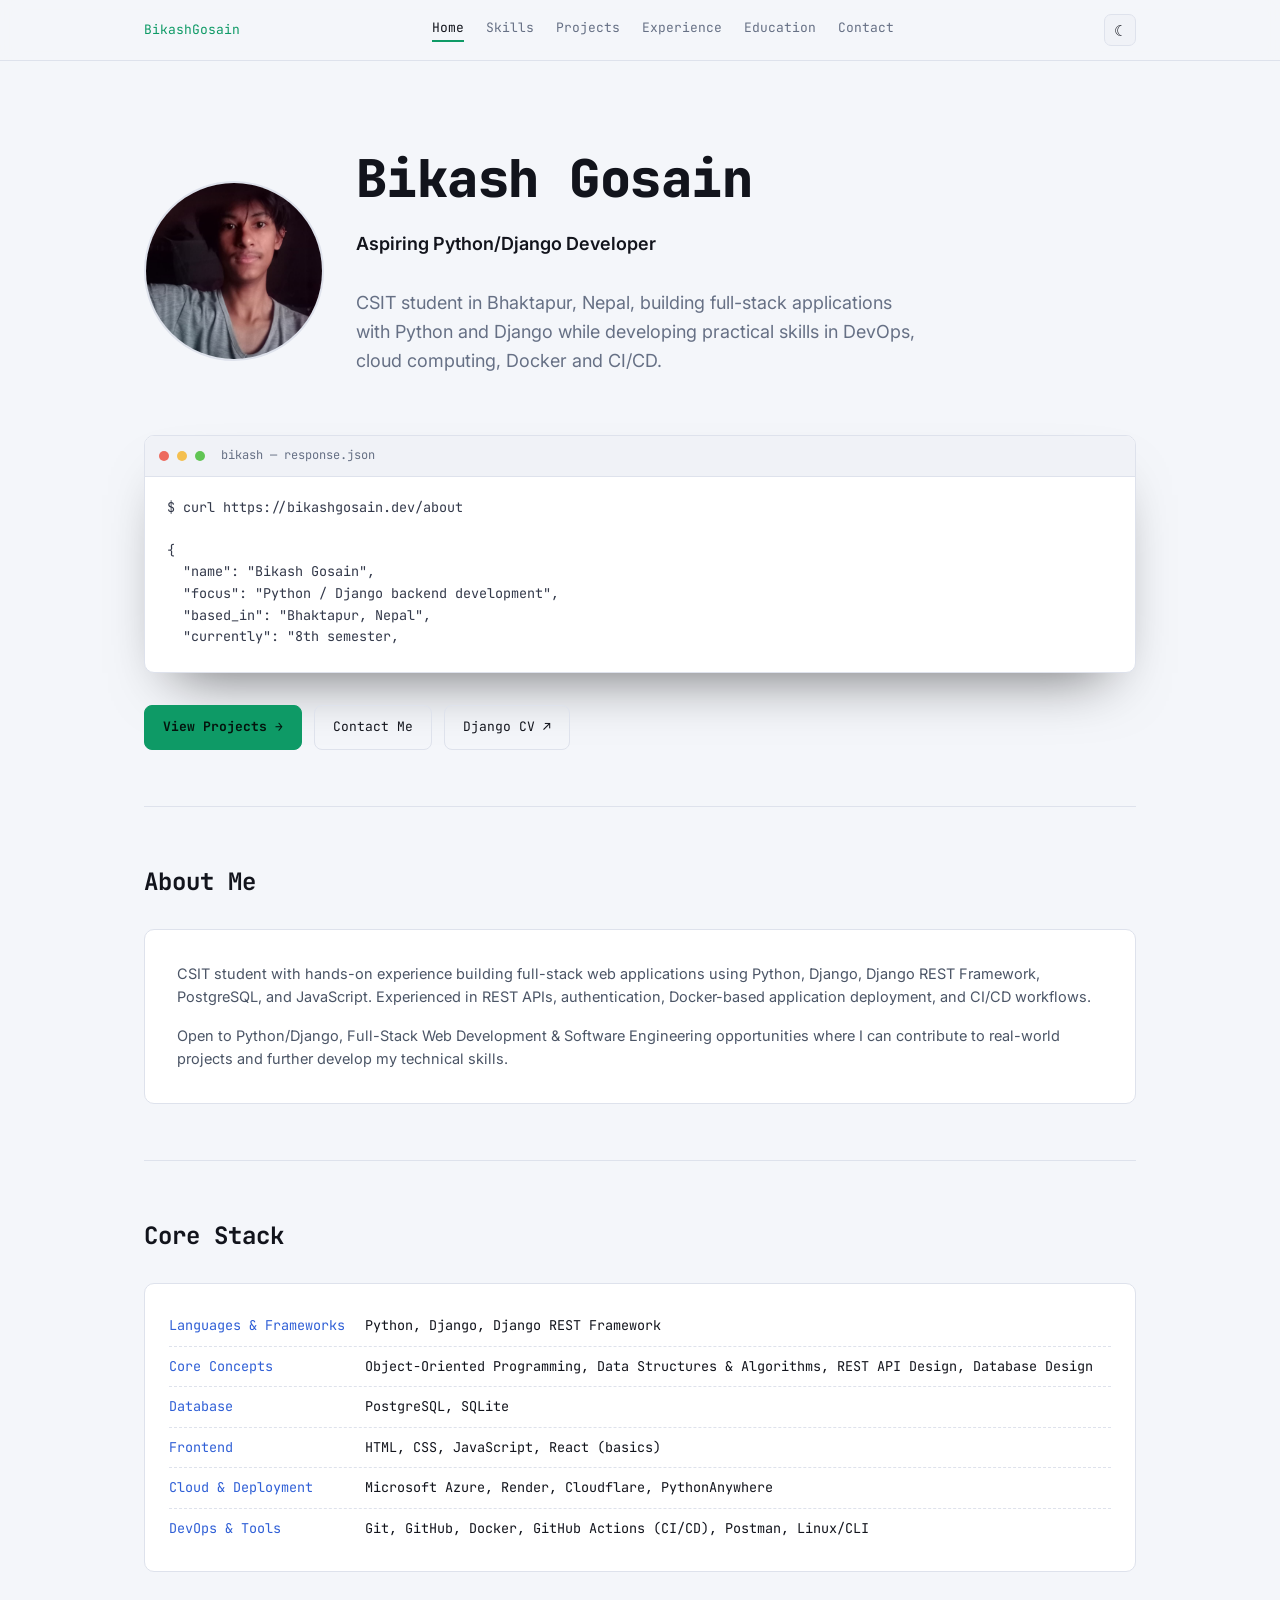
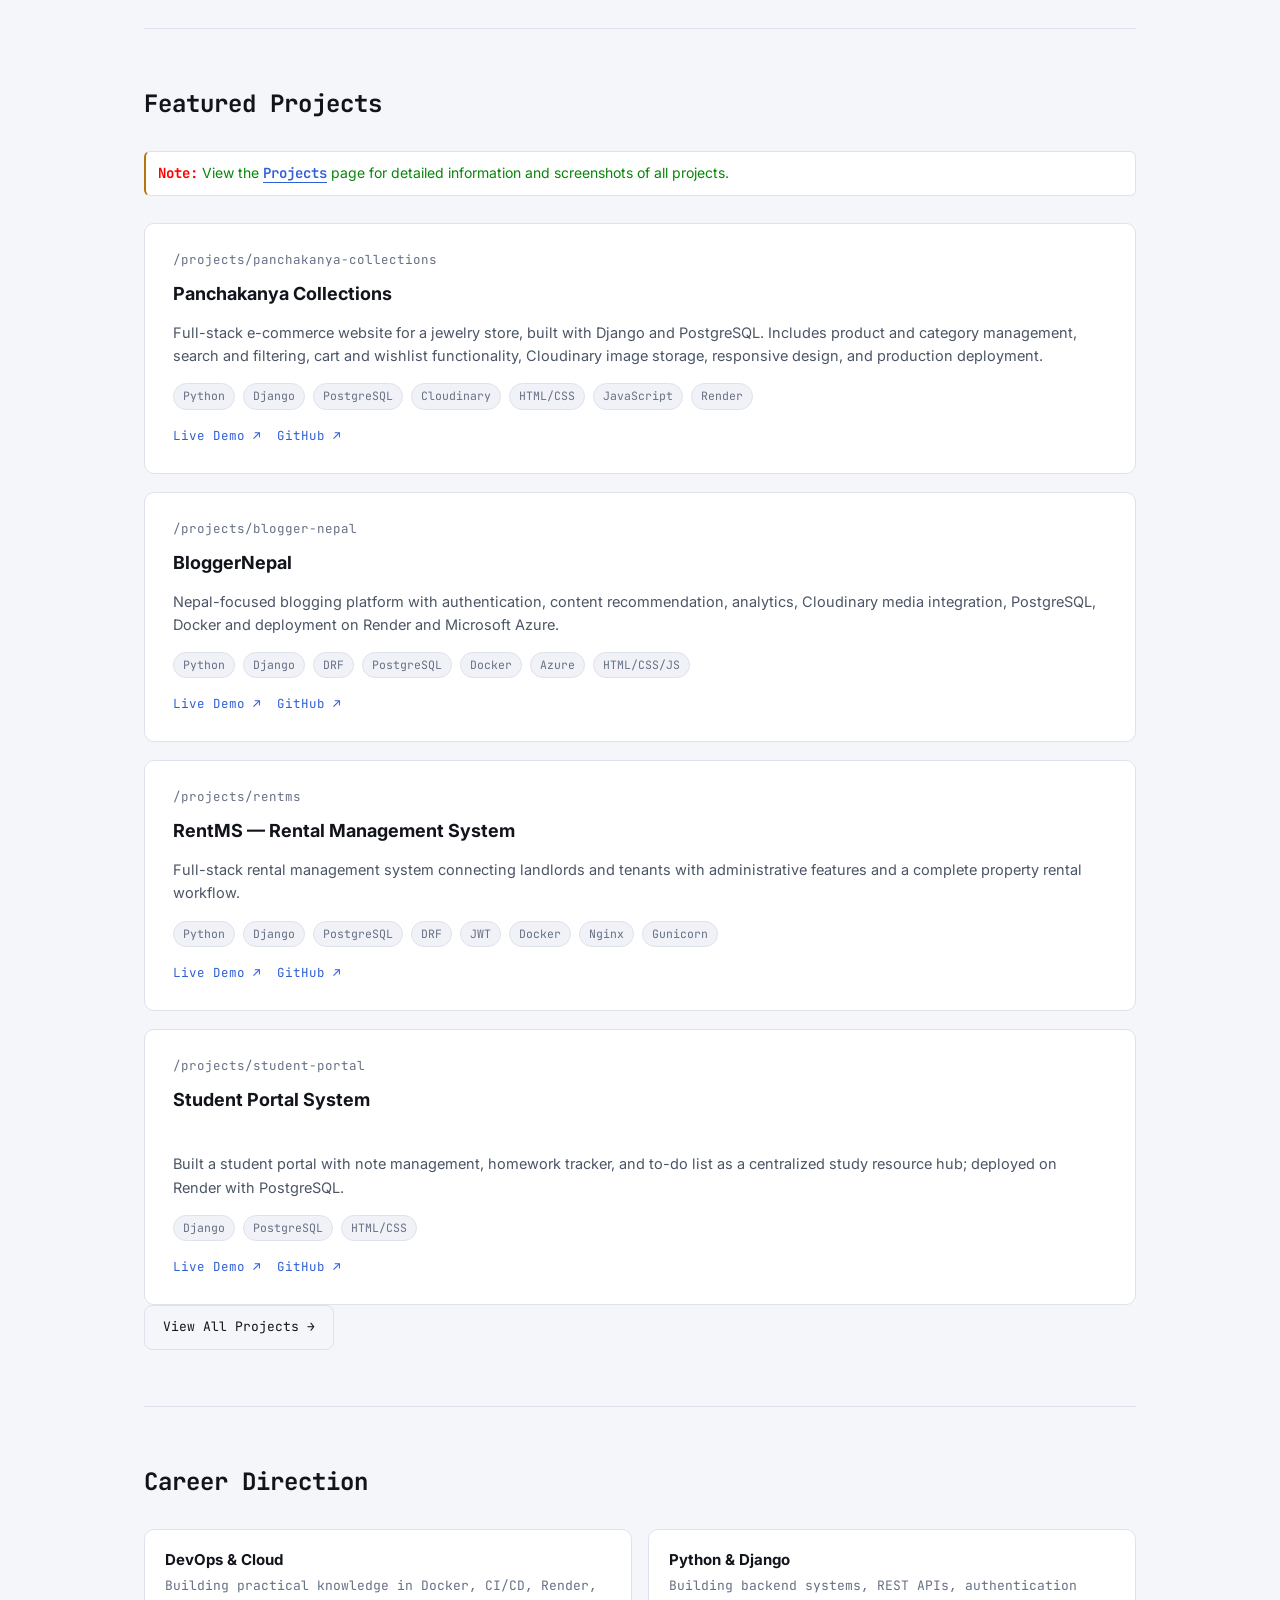
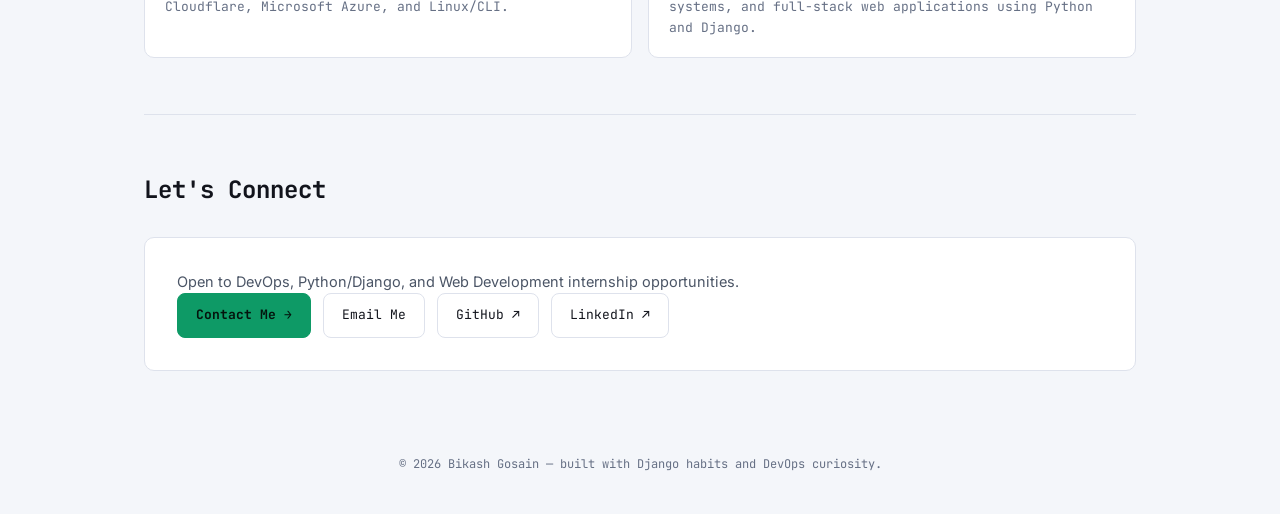
<file: index.html>
<!DOCTYPE html>
<html lang="en">

<head>
  <meta charset="UTF-8">
  <meta name="viewport" content="width=device-width, initial-scale=1.0">

  <title>Bikash Gosain — Python/Django Developer</title>

  <link rel="preconnect" href="https://fonts.googleapis.com">
  <link rel="preconnect" href="https://fonts.gstatic.com" crossorigin>

  <link
    href="https://fonts.googleapis.com/css2?family=JetBrains+Mono:wght@400;500;700;800&family=Inter:wght@400;500;600;700&display=swap"
    rel="stylesheet">

  <link rel="stylesheet" href="style.css">
</head>


<body>

  <header class="topbar">

    <div class="nav-inner">

      <span class="prompt">
        <a href="index.html">BikashGosain</a>
      </span>

      <nav class="routes" id="routes">

        <a href="index.html">Home</a>

        <a href="skills.html">Skills</a>

        <a href="projects.html">Projects</a>

        <a href="experience.html">Experience</a>

        <a href="education.html">Education</a>

        <a href="contact.html">Contact</a>

      </nav>


      <button class="theme-toggle" id="themeToggle" aria-label="Toggle light and dark theme">

        <span class="icon-sun">☀</span>
        <span class="icon-moon">☾</span>

      </button>


      <button class="nav-toggle" id="navToggle" aria-label="Toggle navigation" aria-expanded="false">

        menu

      </button>

    </div>

  </header>



  <main class="wrap">


    <!-- HERO -->

    <section class="hero" style="border-top:none;">

      <div class="hero-profile">

        <div class="profile-image-wrapper">
          <img src="assets/images/profile.jpeg" alt="Bikash Gosain" class="profile-image">
        </div>


        <div class="hero-content">

          <h1>
            Bikash Gosain
          </h1>

          <p class="role-line">
            <b>Aspiring Python/Django Developer</b>
          </p>

          <p class="role-line">
            CSIT student in Bhaktapur, Nepal, building full-stack
            applications with Python and Django while developing
            practical skills in DevOps, cloud computing, Docker and CI/CD.
          </p>

        </div>

      </div>



      <!-- TERMINAL -->

      <div class="terminal">

        <div class="terminal-bar">

          <span class="dot r"></span>
          <span class="dot y"></span>
          <span class="dot g"></span>

          <span class="terminal-title">
            bikash — response.json
          </span>

        </div>


        <div class="terminal-body" id="typedOut" aria-label="Terminal output showing developer profile">
        </div>

      </div>



      <!-- BUTTONS -->

      <div class="cta-row">

        <a class="btn primary" href="projects.html">
          View Projects →
        </a>


        <a class="btn ghost" href="contact.html">
          Contact Me
        </a>


        <!-- <a class="btn ghost" href="assets/cv/Bikash-Gosain-DevOps-CV.pdf" target="_blank">
          DevOps CV ↗
        </a> -->


        <a class="btn ghost" href="assets/cv/Bikash-Gosain-Django-CV.pdf" target="_blank">
          Django CV ↗
        </a>

      </div>

    </section>



    <!-- PROFESSIONAL SUMMARY -->

    <section>




      <h2 class="section-title">
        About Me
      </h2>


      <div class="contact-panel">

        <p style="margin:0; color:var(--muted-text); font-size:14.5px;">

          CSIT student with hands-on experience building full-stack
          web applications using Python, Django, Django REST Framework,
          PostgreSQL, and JavaScript. Experienced in REST APIs,
          authentication, Docker-based application deployment, and
          CI/CD workflows.

        </p>


        <p style="margin:16px 0 0; color:var(--muted-text); font-size:14.5px;">

          Open to Python/Django, Full-Stack Web Development & Software Engineering
          opportunities where I can contribute to real-world projects and further develop my technical skills.

        </p>

      </div>

    </section>



    <!-- CORE TECHNOLOGIES -->

    <section>




      <h2 class="section-title">
        Core Stack
      </h2>


      <div class="config">


        <div class="config-row">

          <span class="config-key">
            Languages & Frameworks
          </span>

          <span class="config-val">
            Python, Django, Django REST Framework
          </span>

        </div>



        <!-- 
        <div class="config-row">

          <span class="config-key">
            Cloud
          </span>

          <span class="config-val">
            AWS, Microsoft Azure, Render, Cloudflare
          </span>

        </div> 
        -->



        <div class="config-row">

          <span class="config-key">
            Core Concepts
          </span>

          <span class="config-val">
            Object-Oriented Programming, Data Structures & Algorithms, REST API Design, Database Design
          </span>

        </div>



        <div class="config-row">

          <span class="config-key">
            Database
          </span>

          <span class="config-val">
            PostgreSQL, SQLite
          </span>

        </div>



        <div class="config-row">

          <span class="config-key">
            Frontend
          </span>

          <span class="config-val">
            HTML, CSS, JavaScript, React (basics)
          </span>

        </div>
        

        <div class="config-row">

          <span class="config-key">
            Cloud & Deployment
          </span>

          <span class="config-val">
            Microsoft Azure, Render, Cloudflare, PythonAnywhere
          </span>

        </div>


        <div class="config-row">

          <span class="config-key">
            DevOps & Tools
          </span>

          <span class="config-val">
            Git, GitHub, Docker, GitHub Actions (CI/CD), Postman, Linux/CLI
          </span>

        </div>


      </div>

    </section>



    <!-- FEATURED PROJECTS -->

    <section>



      <h2 class="section-title">
        Featured Projects
      </h2>
    <p class="card-note">
      <strong>Note:</strong>
      View the <a href="projects.html">Projects</a> page for detailed information
      and screenshots of all projects.
    </p>
<br>
    <!-- <p class="card-note">
      <strong>⚠️ Live Demo Note:</strong>
      The live demo is hosted on Render's free tier, so it may take a few seconds to load after periods of inactivity due to the service going to sleep. The demo may also currently return a 500 server error because the free PostgreSQL database associated with the deployment has expired. If the live demo is unavailable, please contact me for access to the source code and instructions for running the project locally.
    </p><br> -->


      <div class="projects">

              <!-- Panchakanya Collections Project -->

<article class="card">

  <div class="card-top">
    <span class="card-route">/projects/panchakanya-collections</span>
  </div>

  <h2 class="card-title">
    Panchakanya Collections
  </h2>

  <p class="card-desc">
    Full-stack e-commerce website for a jewelry store, built with
    Django and PostgreSQL. Includes product and category management,
    search and filtering, cart and wishlist functionality,
    Cloudinary image storage, responsive design, and production deployment.
  </p>

  <div class="tags">
    <span class="tag">Python</span>
    <span class="tag">Django</span>
    <span class="tag">PostgreSQL</span>
    <span class="tag">Cloudinary</span>
    <span class="tag">HTML/CSS</span>
    <span class="tag">JavaScript</span>
    <span class="tag">Render</span>
  </div>

  <div class="card-links">

    <a
      href="https://panchakanya-collections.onrender.com"
      target="_blank"
      rel="noopener">
      Live Demo ↗
    </a>

    <a
      href="https://github.com/BikashGosain/panchakanya-collections"
      target="_blank"
      rel="noopener">
      GitHub ↗
    </a>



  </div>

</article>

        <!-- BloggerNepal -->

        <article class="card">

          <div class="card-top">

            <span class="card-route">
              /projects/blogger-nepal
            </span>

          </div>


          <h3 class="card-title">
            BloggerNepal
          </h3>
          <p class="card-desc">

            Nepal-focused blogging platform with authentication,
            content recommendation, analytics, Cloudinary media
            integration, PostgreSQL, Docker and deployment on
  Render and Microsoft Azure.

          </p>


          <div class="tags">
            <span class="tag">Python</span>
            <span class="tag">Django</span>
            <span class="tag">DRF</span>
            <span class="tag">PostgreSQL</span>
            <span class="tag">Docker</span>
            <span class="tag">Azure</span>
            <span class="tag">HTML/CSS/JS</span>
          </div>


          <div class="card-links">

            <a href="https://web-based-blogging-platform-with-content.onrender.com" target="_blank"
              rel="noopener noreferrer">
              Live Demo ↗
            </a>

            <a href="https://github.com/BikashGosain/BloggerNepal" target="_blank" rel="noopener noreferrer">
              GitHub ↗
            </a>

          </div>

        </article>



        <!-- RentMS -->

        <article class="card">

          <div class="card-top">

            <span class="card-route">
              /projects/rentms
            </span>

          </div>


          <h3 class="card-title">
            RentMS — Rental Management System
          </h3>

          <p class="card-desc">

            Full-stack rental management system connecting
            landlords and tenants with administrative features
            and a complete property rental workflow.

          </p>


          <div class="tags">

            <span class="tag">Python</span>
            <span class="tag">Django</span>
            <span class="tag">PostgreSQL</span>
            <span class="tag">DRF</span>
            <span class="tag">JWT</span>
            <span class="tag">Docker</span>
            <span class="tag">Nginx</span>
            <span class="tag">Gunicorn</span>

          </div>


          <div class="card-links">

            <a href="https://rent-management-system-1wyn.onrender.com/" target="_blank" rel="noopener noreferrer">
              Live Demo ↗
            </a>

            <a href="https://github.com/BikashGosain/Rent_Management_System" target="_blank" rel="noopener noreferrer">
              GitHub ↗
            </a>

          </div>

        </article>


      <!-- Student Portal -->

      <article class="card">

        <div class="card-top">
          <span class="card-route">/projects/student-portal</span>
        </div>

        <h2 class="card-title">
          Student Portal System
        </h2>
<br>

        <p class="card-desc">
  Built a student portal with note management, homework
  tracker, and to-do list as a centralized study resource
  hub; deployed on Render with PostgreSQL.
</p>

        <div class="tags">
          <span class="tag">Django</span>
          <span class="tag">PostgreSQL</span>
          <span class="tag">HTML/CSS</span>
        </div>

        <div class="card-links">

          <a
            href="https://student-study-portal-lrz7.onrender.com"
            target="_blank"
            rel="noopener">
            Live Demo ↗
          </a>

          <a
            href="https://github.com/BikashGosain/Student-Study-Portal"
            target="_blank"
            rel="noopener">
            GitHub ↗
          </a>

        </div>

      </article>

      </div>



      <div class="cta-row">

        <a class="btn ghost" href="projects.html">
          View All Projects →
        </a>

      </div>

    </section>



    <!-- CAREER DIRECTION -->

    <section>



      <h2 class="section-title">
        Career Direction
      </h2>


      <div class="grid-2">


        <div class="mini-card">

          <h3>
            DevOps &amp; Cloud
          </h3>

          <p>

            Building practical knowledge in Docker,
            CI/CD, Render, Cloudflare, Microsoft Azure, and
            Linux/CLI.

          </p>

        </div>



        <div class="mini-card">

          <h3>
            Python &amp; Django
          </h3>

          <p>

            Building backend systems, REST APIs,
            authentication systems, and full-stack
            web applications using Python and Django.

          </p>

        </div>


      </div>

    </section>



    <!-- CONTACT CTA -->

    <section>




      <h2 class="section-title">
        Let's Connect
      </h2>


      <div class="contact-panel">

        <p style="margin:0; color:var(--muted-text); font-size:14.5px;">

          Open to DevOps, Python/Django, and Web Development
          internship opportunities.

        </p>


        <div class="cta-row">

          <a class="btn primary" href="contact.html">
            Contact Me →
          </a>


          <a class="btn ghost" href="mailto:bikashgosain0@gmail.com">
            Email Me
          </a>


          <a class="btn ghost" href="https://github.com/BikashGosain" target="_blank" rel="noopener noreferrer">
            GitHub ↗
          </a>


          <a class="btn ghost" href="https://www.linkedin.com/in/bikash-gosain/" target="_blank"
            rel="noopener noreferrer">
            LinkedIn ↗
          </a>

        </div>

      </div>

    </section>


  </main>



  <footer>

    © <span id="year"></span>
    Bikash Gosain — built with Django habits and DevOps curiosity.

  </footer>



  <button class="to-top" id="toTop" aria-label="Scroll back to top">
    ↑
  </button>



  <script src="script.js"></script>

</body>

</html>
</file>
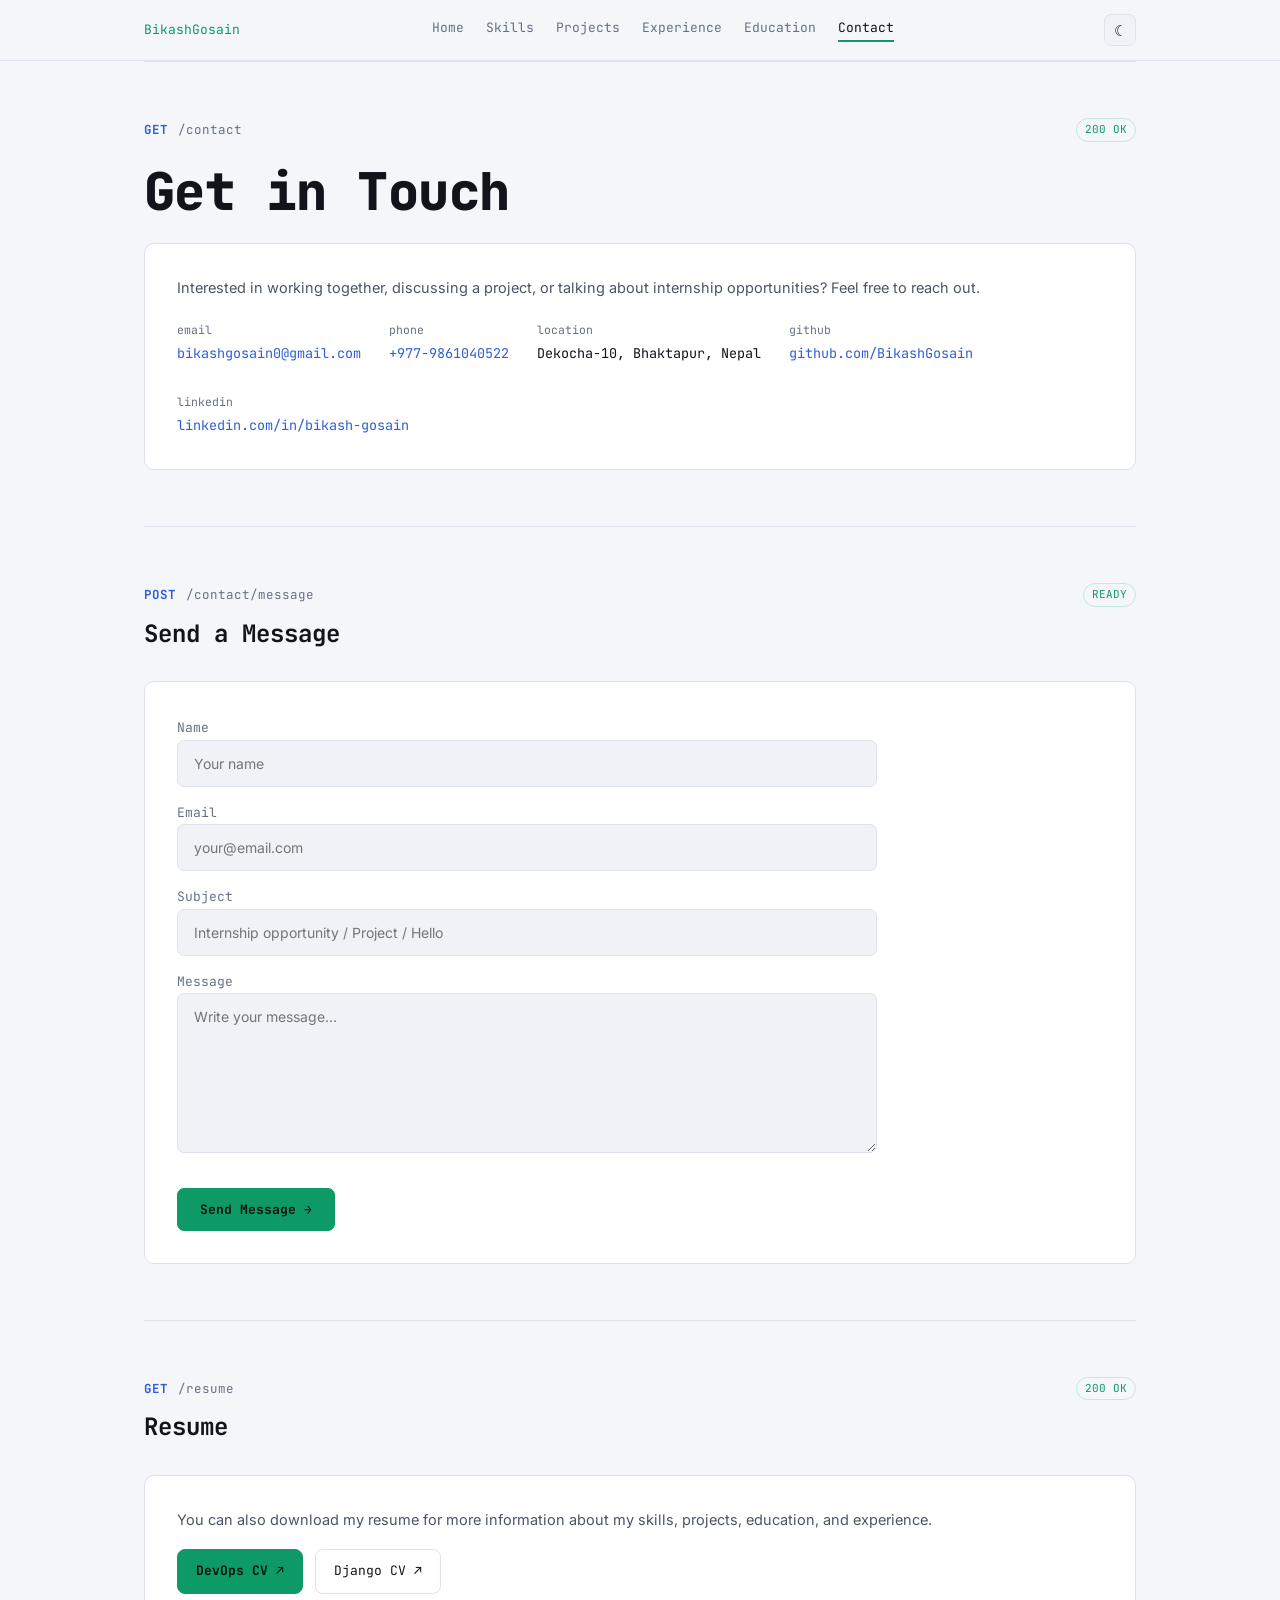
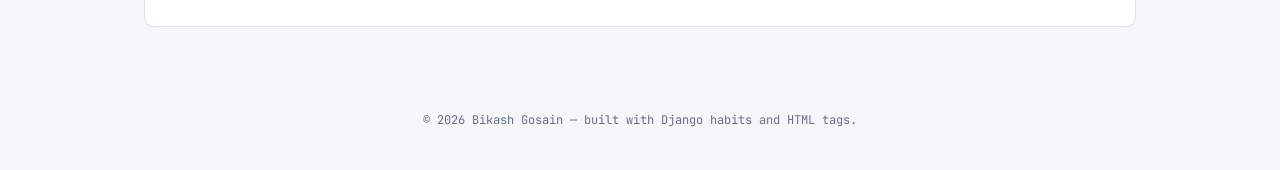
<file: contact.html>
<!DOCTYPE html>
<html lang="en">
<head>
  <meta charset="UTF-8">
  <meta name="viewport" content="width=device-width, initial-scale=1.0">

  <title>Contact — Bikash Gosain</title>

  <link rel="preconnect" href="https://fonts.googleapis.com">
  <link rel="preconnect" href="https://fonts.gstatic.com" crossorigin>

  <link
    href="https://fonts.googleapis.com/css2?family=JetBrains+Mono:wght@400;500;700;800&family=Inter:wght@400;500;600;700&display=swap"
    rel="stylesheet">

  <link rel="stylesheet" href="style.css">
</head>

<body>

<header class="topbar">
  <div class="nav-inner">

    <span class="prompt">
      <a href="index.html">BikashGosain</a>
    </span>

    <nav class="routes" id="routes">
      <a href="index.html">Home</a>
      <a href="skills.html">Skills</a>
      <a href="projects.html">Projects</a>
      <a href="experience.html">Experience</a>
      <a href="education.html">Education</a>
      <a href="contact.html">Contact</a>
    </nav>

    <button
      class="theme-toggle"
      id="themeToggle"
      aria-label="Toggle light and dark theme">
      <span class="icon-sun">☀</span>
      <span class="icon-moon">☾</span>
    </button>

    <button
      class="nav-toggle"
      id="navToggle"
      aria-label="Toggle navigation"
      aria-expanded="false">
      menu
    </button>

  </div>
</header>


<main class="wrap">

  <!-- CONTACT INFORMATION -->

  <section>

    <div class="route-label">
      <span class="method">GET</span>
      /contact
      <span class="status">200 OK</span>
    </div>

    <h1 class="section-title">
      Get in Touch
    </h1>

    <div class="contact-panel">

      <p style="margin:0 0 22px; color:var(--muted-text); font-size:14.5px;">
        Interested in working together, discussing a project, or
        talking about internship opportunities? Feel free to reach out.
      </p>

      <div class="contact-grid">

        <div class="contact-item">
          <span class="k">email</span>
          <a href="mailto:bikashgosain0@gmail.com">
            bikashgosain0@gmail.com
          </a>
        </div>

        <div class="contact-item">
          <span class="k">phone</span>
          <a href="tel:+9779861040522">
            +977-9861040522
          </a>
        </div>

        <div class="contact-item">
          <span class="k">location</span>
          Dekocha-10, Bhaktapur, Nepal
        </div>

        <div class="contact-item">
          <span class="k">github</span>
          <a
            href="https://github.com/BikashGosain"
            target="_blank"
            rel="noopener noreferrer">
            github.com/BikashGosain
          </a>
        </div>

        <div class="contact-item">
          <span class="k">linkedin</span>
          <a
            href="https://www.linkedin.com/in/bikash-gosain/"
            target="_blank"
            rel="noopener noreferrer">
            linkedin.com/in/bikash-gosain
          </a>
        </div>

      </div>

    </div>

  </section>


  <!-- CONTACT FORM -->

  <section>

    <div class="route-label">
      <span class="method">POST</span>
      /contact/message
      <span class="status">READY</span>
    </div>

    <h2 class="section-title">
      Send a Message
    </h2>

    <div class="contact-panel">

                  <form
    class="contact-form"
    action="https://formspree.io/f/xljrlqvv"
    method="POST"
>

        <div class="form-group">

          <label for="name">
            Name
          </label>

          <input
            type="text"
            id="name"
            name="name"
            placeholder="Your name"
            required>

        </div>


        <div class="form-group">

          <label for="email">
            Email
          </label>

          <input
            type="email"
            id="email"
            name="email"
            placeholder="your@email.com"
            required>

        </div>


        <div class="form-group">

          <label for="subject">
            Subject
          </label>

          <input
            type="text"
            id="subject"
            name="subject"
            placeholder="Internship opportunity / Project / Hello"
            required>

        </div>


        <div class="form-group">

          <label for="message">
            Message
          </label>

          <textarea
            id="message"
            name="message"
            rows="7"
            placeholder="Write your message..."
            required></textarea>

        </div>


        <button
          type="submit"
          class="btn primary">
          Send Message →
        </button>

      </form>

    </div>

  </section>


  <!-- CV -->

  <section>

    <div class="route-label">
      <span class="method">GET</span>
      /resume
      <span class="status">200 OK</span>
    </div>

    <h2 class="section-title">
      Resume
    </h2>

    <div class="contact-panel">

      <p style="margin:0 0 18px; color:var(--muted-text); font-size:14.5px;">
        You can also download my resume for more information
        about my skills, projects, education, and experience.
      </p>

      <div class="cta-row">

        <a
          class="btn primary"
          href="assets/cv/Bikash-Gosain-DevOps-CV.pdf"
          target="_blank">
          DevOps CV ↗
        </a>

        <a
          class="btn ghost"
          href="assets/cv/Bikash-Gosain-Django-CV.pdf"
          target="_blank">
          Django CV ↗
        </a>

      </div>

    </div>

  </section>

</main>


<footer>
  © <span id="year"></span> Bikash Gosain — built with Django habits and HTML tags.
</footer>


<button
  class="to-top"
  id="toTop"
  aria-label="Scroll back to top">
  ↑
</button>


<script src="script.js"></script>

</body>
</html>
</file>
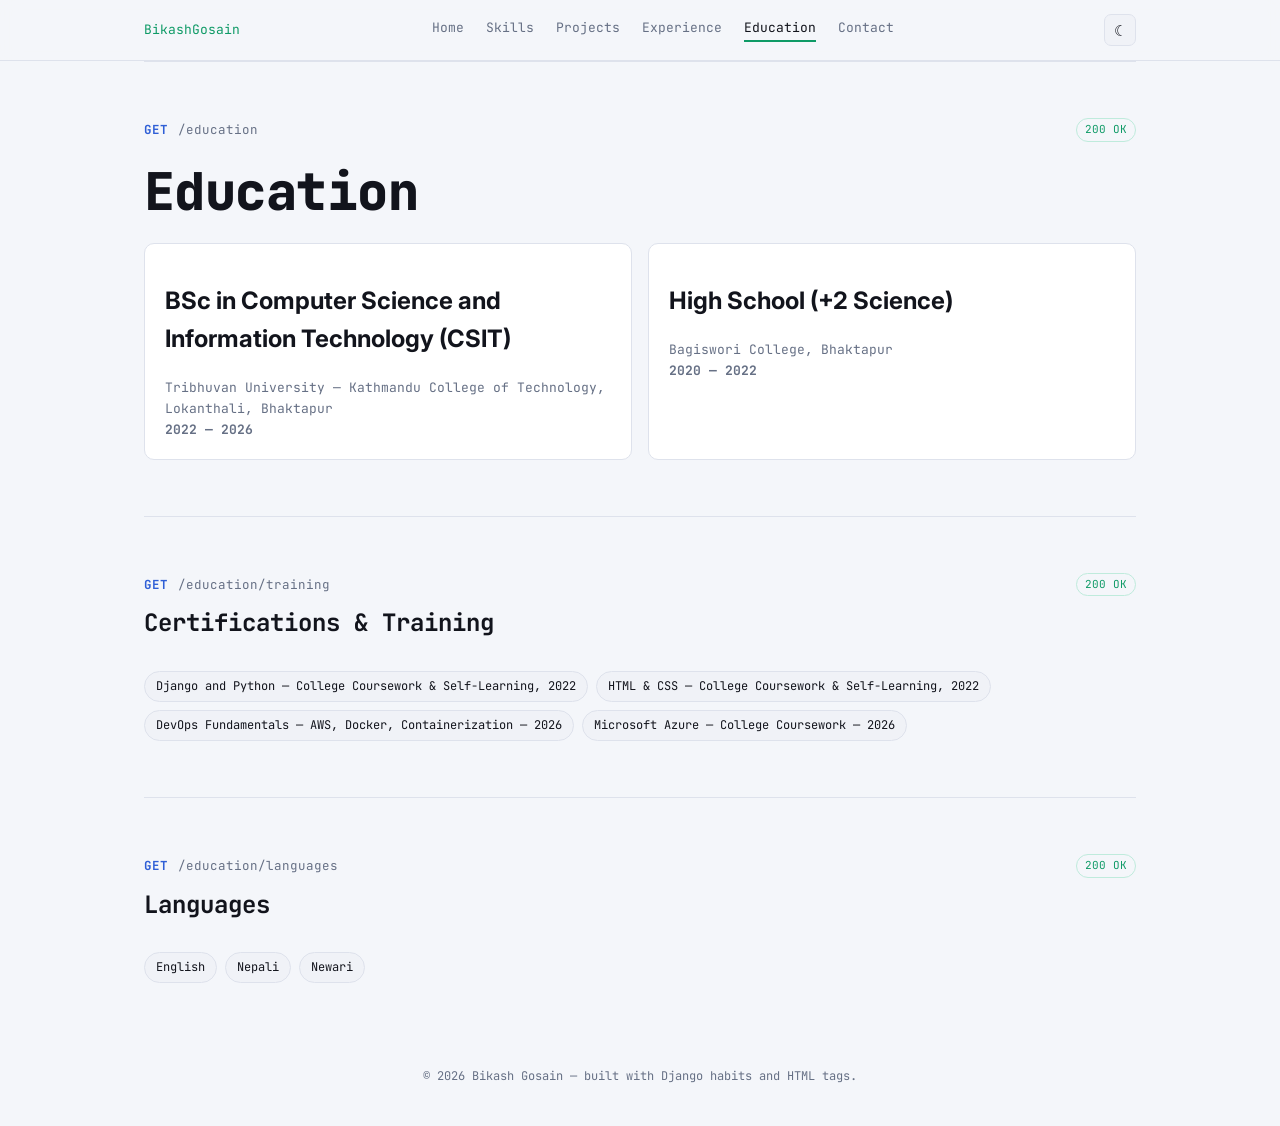
<file: education.html>
<!DOCTYPE html>
<html lang="en">
<head>
  <meta charset="UTF-8">
  <meta name="viewport" content="width=device-width, initial-scale=1.0">

  <title>Education — Bikash Gosain</title>

  <link rel="preconnect" href="https://fonts.googleapis.com">
  <link rel="preconnect" href="https://fonts.gstatic.com" crossorigin">

  <link
    href="https://fonts.googleapis.com/css2?family=JetBrains+Mono:wght@400;500;700;800&family=Inter:wght@400;500;600;700&display=swap"
    rel="stylesheet">

  <link rel="stylesheet" href="style.css">
</head>

<body>

<header class="topbar">
  <div class="nav-inner">

    <span class="prompt">
      <a href="index.html">BikashGosain</a>
    </span>

    <nav class="routes" id="routes">
      <a href="index.html">Home</a>
      <a href="skills.html">Skills</a>
      <a href="projects.html">Projects</a>
      <a href="experience.html">Experience</a>
      <a href="education.html">Education</a>
      <a href="contact.html">Contact</a>
    </nav>

    <button
      class="theme-toggle"
      id="themeToggle"
      aria-label="Toggle light and dark theme">
      <span class="icon-sun">☀</span>
      <span class="icon-moon">☾</span>
    </button>

    <button
      class="nav-toggle"
      id="navToggle"
      aria-label="Toggle navigation"
      aria-expanded="false">
      menu
    </button>

  </div>
</header>


<main class="wrap">

  <!-- EDUCATION -->

  <section>

    <div class="route-label">
      <span class="method">GET</span>
      /education
      <span class="status">200 OK</span>
    </div>

    <h1 class="section-title">Education</h1>

    <div class="grid-2">

      <!-- Bachelor's Degree -->

      <div class="mini-card">

        <h2>
          BSc in Computer Science and Information Technology (CSIT)
        </h2>

        <p>
          Tribhuvan University — Kathmandu College of Technology,
          Lokanthali, Bhaktapur
        </p>

        <p>
          <strong>2022 — 2026</strong>
        </p>

      </div>


      <!-- High School -->

      <div class="mini-card">

        <h2>
          High School (+2 Science)
        </h2>

        <p>
          Bagiswori College, Bhaktapur
        </p>

        <p>
          <strong>2020 — 2022</strong>
        </p>

      </div>

    </div>

  </section>


  <!-- CERTIFICATIONS & TRAINING -->

  <section>

    <div class="route-label">
      <span class="method">GET</span>
      /education/training
      <span class="status">200 OK</span>
    </div>

    <h2 class="section-title">
      Certifications &amp; Training
    </h2>

    <div class="pill-list">

      <span class="pill">
        Django and Python — College Coursework &amp; Self-Learning, 2022
      </span>

      <span class="pill">
        HTML &amp; CSS — College Coursework &amp; Self-Learning, 2022
      </span>

      <span class="pill">
        DevOps Fundamentals — AWS, Docker,
        Containerization — 2026
      </span>

      <span class="pill">
        Microsoft Azure — College Coursework — 2026
      </span>

    </div>

  </section>


  <!-- LANGUAGES -->

  <section>

    <div class="route-label">
      <span class="method">GET</span>
      /education/languages
      <span class="status">200 OK</span>
    </div>

    <h2 class="section-title">
      Languages
    </h2>

    <div class="pill-list">

      <span class="pill">English</span>
      <span class="pill">Nepali</span>
      <span class="pill">Newari</span>

    </div>

  </section>

</main>


<footer>
  © <span id="year"></span> Bikash Gosain — built with Django habits and HTML tags.
</footer>


<button
  class="to-top"
  id="toTop"
  aria-label="Scroll back to top">
  ↑
</button>


<script src="script.js"></script>

</body>
</html>
</file>
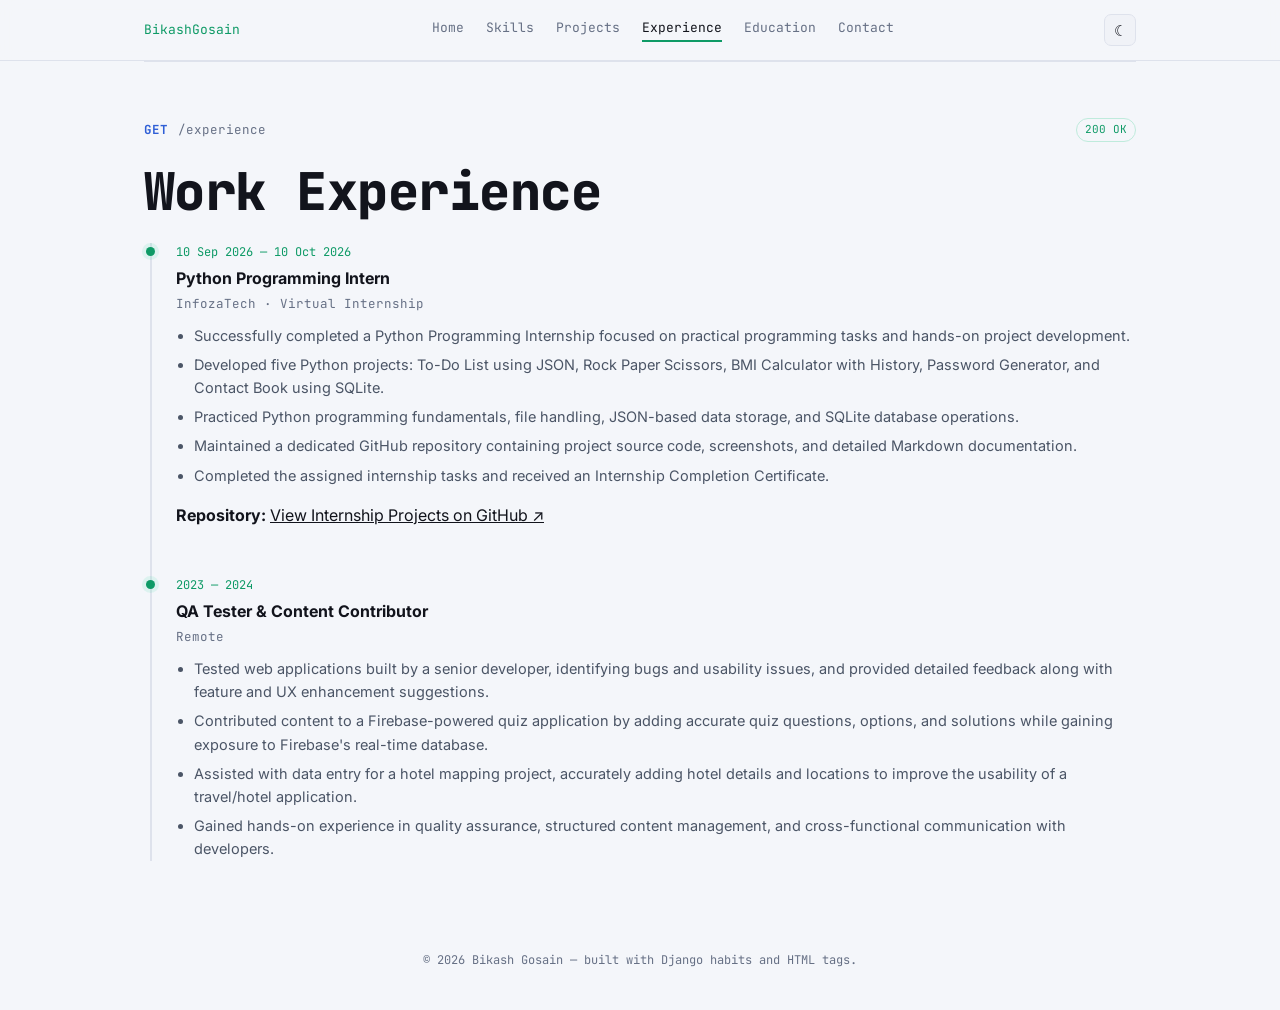
<file: experience.html>
<!DOCTYPE html>
<html lang="en">
<head>
  <meta charset="UTF-8">
  <meta name="viewport" content="width=device-width, initial-scale=1.0">

  <title>Experience — Bikash Gosain</title>

  <meta
    name="description"
    content="Explore Bikash Gosain's internship and practical experience in Python programming, software development, quality assurance, and web applications."
  >

  <link rel="preconnect" href="https://fonts.googleapis.com">
  <link rel="preconnect" href="https://fonts.gstatic.com" crossorigin>

  <link
    href="https://fonts.googleapis.com/css2?family=JetBrains+Mono:wght@400;500;700;800&family=Inter:wght@400;500;600;700&display=swap"
    rel="stylesheet">

  <link rel="stylesheet" href="style.css">
</head>

<body>

<header class="topbar">
  <div class="nav-inner">

    <span class="prompt">
      <a href="index.html">BikashGosain</a>
    </span>

    <nav class="routes" id="routes">
      <a href="index.html">Home</a>
      <a href="skills.html">Skills</a>
      <a href="projects.html">Projects</a>
      <a href="experience.html" aria-current="page">Experience</a>
      <a href="education.html">Education</a>
      <a href="contact.html">Contact</a>
    </nav>

    <button
      class="theme-toggle"
      id="themeToggle"
      aria-label="Toggle light and dark theme">
      <span class="icon-sun">☀</span>
      <span class="icon-moon">☾</span>
    </button>

    <button
      class="nav-toggle"
      id="navToggle"
      aria-label="Toggle navigation"
      aria-expanded="false">
      menu
    </button>

  </div>
</header>


<main class="wrap">

  <!-- WORK EXPERIENCE -->

  <section>

    <div class="route-label">
      <span class="method">GET</span>
      /experience
      <span class="status">200 OK</span>
    </div>

    <h1 class="section-title">Work Experience</h1>

    <div class="log">

      <!-- BISUP FULL STACK WEB ENGINEER INTERNSHIP -->
<!-- <div class="log-entry">

  <div class="log-time">
    24 Sep 2026 — Present (Expected end date: 24 November 2026)
  </div>

  <h2 class="log-role">
    Full Stack Web Engineer Intern
  </h2>

  <div class="log-org">
    BISUP Innovations Pvt. Ltd. · Remote · Internship
  </div>

  <ul>
    <li>
      Contributing to HostingKa, a web hosting review and comparison
      platform, as part of a collaborative full-stack web development project.
    </li>

    <li>
      Working with Django and PostgreSQL to develop backend functionality,
      design relational database models, and manage application data.
    </li>

    <li>
      Contributing to frontend development, including responsive page layouts,
      provider listings, hosting plan comparisons, and user-facing interfaces.
    </li>

    <li>
      Researching competitor hosting review platforms and contributing to
      website structure, content organization, and technical SEO planning.
    </li>

    <li>
      Collaborating with the team using Git, feature branches, pull requests,
      and code reviews to maintain an organized development workflow.
    </li>
  </ul>

  <p>
    <strong>Project:</strong>
    HostingKa — Web Hosting Review &amp; Comparison Platform
  </p>

  <p>
    <strong>Repository:</strong>
    <a
      href="https://github.com/Bisuphost/hostingka"
      target="_blank"
      rel="noopener noreferrer">
      View HostingKa on GitHub ↗
    </a>
  </p>

</div> -->

      <!-- INFOZATECH PYTHON INTERNSHIP -->

      <div class="log-entry">

        <div class="log-time">
          10 Sep 2026 — 10 Oct 2026
        </div>

        <h2 class="log-role">
          Python Programming Intern
        </h2>

        <div class="log-org">
          InfozaTech · Virtual Internship
        </div>

        <ul>

          <li>
            Successfully completed a Python Programming Internship
            focused on practical programming tasks and hands-on
            project development.
          </li>

          <li>
            Developed five Python projects: To-Do List using JSON,
            Rock Paper Scissors, BMI Calculator with History,
            Password Generator, and Contact Book using SQLite.
          </li>

          <li>
            Practiced Python programming fundamentals, file handling,
            JSON-based data storage, and SQLite database operations.
          </li>

          <li>
            Maintained a dedicated GitHub repository containing
            project source code, screenshots, and detailed
            Markdown documentation.
          </li>

          <li>
            Completed the assigned internship tasks and received
            an Internship Completion Certificate.
          </li>

        </ul>

        <p>
          <strong>Repository:</strong>
          <a
            href="https://github.com/BikashGosain/InfozaTech-Python-Internship"
            target="_blank"
            rel="noopener noreferrer">
            View Internship Projects on GitHub ↗
          </a>
        </p>

      </div>


      <!-- QA TESTING AND CONTENT CONTRIBUTION -->

      <div class="log-entry">

        <div class="log-time">
          2023 — 2024
        </div>

        <h2 class="log-role">
          QA Tester &amp; Content Contributor
        </h2>

        <div class="log-org">
          Remote
        </div>

        <ul>

          <li>
            Tested web applications built by a senior developer,
            identifying bugs and usability issues, and provided
            detailed feedback along with feature and UX enhancement
            suggestions.
          </li>

          <li>
            Contributed content to a Firebase-powered quiz
            application by adding accurate quiz questions,
            options, and solutions while gaining exposure to
            Firebase's real-time database.
          </li>

          <li>
            Assisted with data entry for a hotel mapping project,
            accurately adding hotel details and locations to
            improve the usability of a travel/hotel application.
          </li>

          <li>
            Gained hands-on experience in quality assurance,
            structured content management, and cross-functional
            communication with developers.
          </li>

        </ul>

      </div>

    </div>

  </section>

</main>


<footer>
  © <span id="year"></span> Bikash Gosain — built with Django habits and HTML tags.
</footer>


<button
  class="to-top"
  id="toTop"
  aria-label="Scroll back to top">
  ↑
</button>


<script src="script.js"></script>

</body>
</html>
</file>
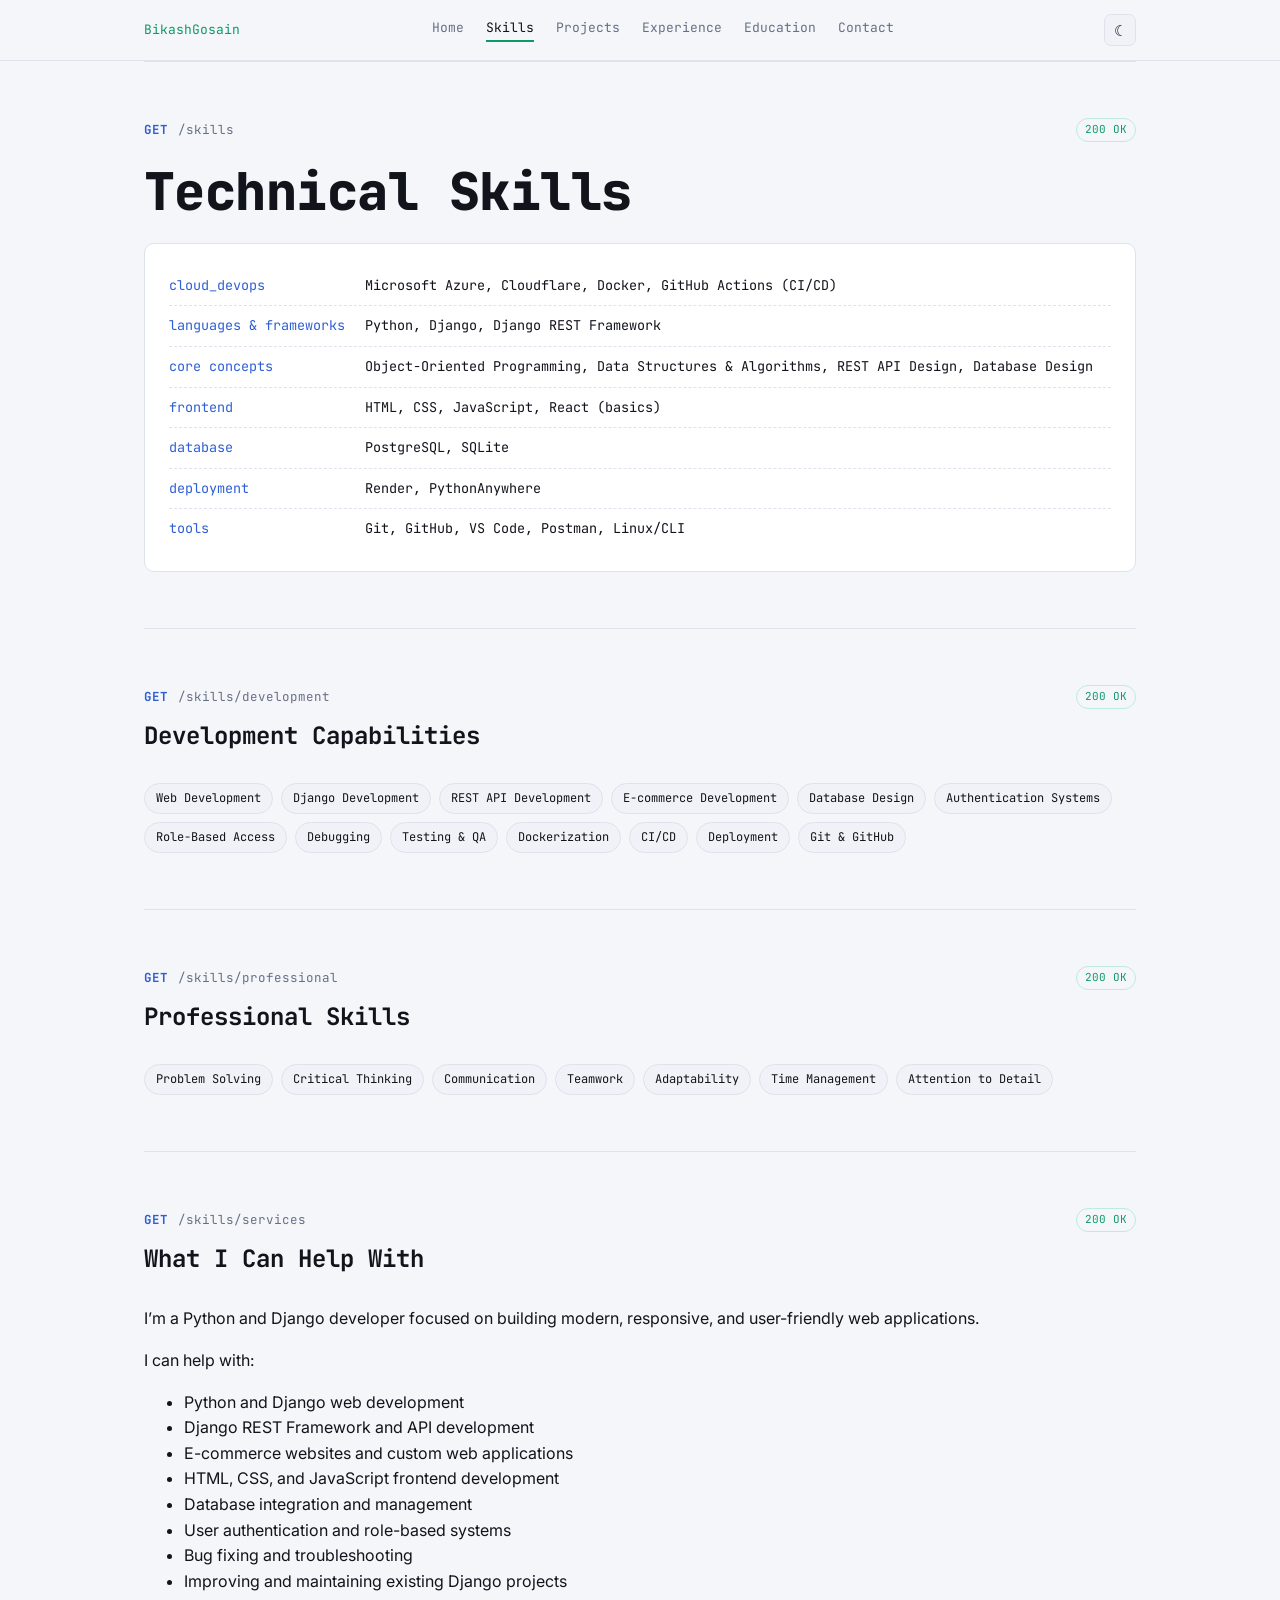
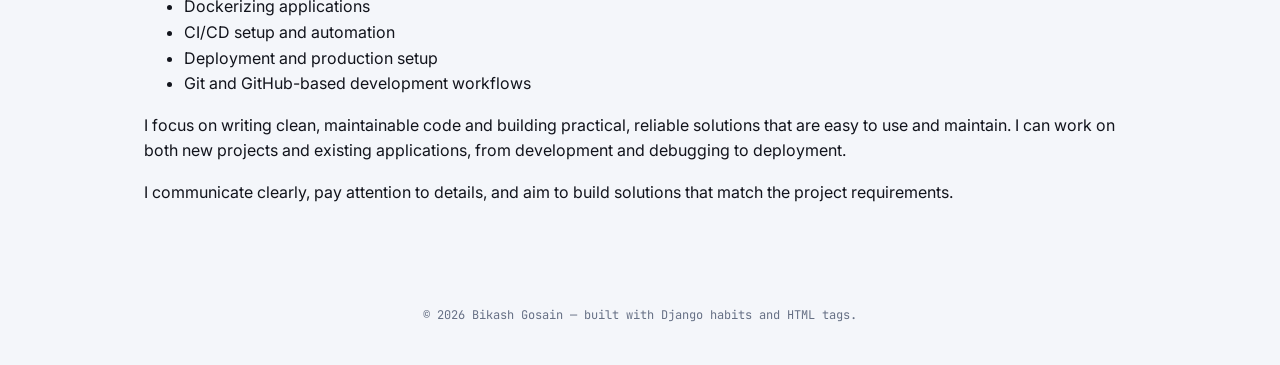
<file: skills.html>
<!DOCTYPE html>
<html lang="en">
<head>
  <meta charset="UTF-8">
  <meta name="viewport" content="width=device-width, initial-scale=1.0">

  <title>Skills — Bikash Gosain</title>

  <link rel="preconnect" href="https://fonts.googleapis.com">
  <link rel="preconnect" href="https://fonts.gstatic.com" crossorigin>

  <link href="https://fonts.googleapis.com/css2?family=JetBrains+Mono:wght@400;500;700;800&family=Inter:wght@400;500;600;700&display=swap" rel="stylesheet">

  <link rel="stylesheet" href="style.css">
</head>

<body>

<header class="topbar">
  <div class="nav-inner">

    <span class="prompt">
        <a href="index.html">BikashGosain</a>
    </span>

    <nav class="routes" id="routes">
      <a href="index.html">Home</a>
      <a href="skills.html">Skills</a>
      <a href="projects.html">Projects</a>
      <a href="experience.html">Experience</a>
      <a href="education.html">Education</a>
      <a href="contact.html">Contact</a>
    </nav>

    <button
      class="theme-toggle"
      id="themeToggle"
      aria-label="Toggle light and dark theme">
      <span class="icon-sun">☀</span>
      <span class="icon-moon">☾</span>
    </button>

    <button
      class="nav-toggle"
      id="navToggle"
      aria-label="Toggle navigation"
      aria-expanded="false">
      menu
    </button>

  </div>
</header>


<main class="wrap">

<section>

  <div class="route-label">
    <span class="method">GET</span>
    /skills
    <span class="status">200 OK</span>
  </div>

  <h1 class="section-title">Technical Skills</h1>

  <div class="config">

    <div class="config-row">
      <span class="config-key">cloud_devops</span>
      <span class="config-val">
        Microsoft Azure, Cloudflare, Docker, GitHub Actions (CI/CD)
      </span>
    </div>

    <div class="config-row">
      <span class="config-key">languages & frameworks</span>
      <span class="config-val">
        Python, Django, Django REST Framework
      </span>
    </div>

    <div class="config-row">
      <span class="config-key">core concepts</span>
      <span class="config-val">
        Object-Oriented Programming, Data Structures & Algorithms, REST API Design, Database Design
      </span>
    </div>

    <div class="config-row">
      <span class="config-key">frontend</span>
      <span class="config-val">
        HTML, CSS, JavaScript, React (basics)
      </span>
    </div>

    <div class="config-row">
      <span class="config-key">database</span>
      <span class="config-val">
        PostgreSQL, SQLite
      </span>
    </div>

    <div class="config-row">
      <span class="config-key">deployment</span>
      <span class="config-val">
        Render, PythonAnywhere
      </span>
    </div>

    <div class="config-row">
      <span class="config-key">tools</span>
      <span class="config-val">
        Git, GitHub, VS Code, Postman, Linux/CLI
      </span>
    </div>

  </div>

</section>


  <!-- Additional Skills -->

<!-- Development Capabilities -->

<section aria-labelledby="development-title">

<div class="route-label">
  <span class="method">GET</span>
  /skills/development
  <span class="status">200 OK</span>
</div>

<h2 class="section-title" id="development-title">
  Development Capabilities
</h2>

<div class="pill-list">

  <span class="pill">Web Development</span>
  <span class="pill">Django Development</span>
  <span class="pill">REST API Development</span>
  <span class="pill">E-commerce Development</span>
  <span class="pill">Database Design</span>
  <span class="pill">Authentication Systems</span>
  <span class="pill">Role-Based Access</span>
  <span class="pill">Debugging</span>
  <span class="pill">Testing & QA</span>
  <span class="pill">Dockerization</span>
  <span class="pill">CI/CD</span>
  <span class="pill">Deployment</span>
  <span class="pill">Git & GitHub</span>

</div>

</section>

<!-- Professional Skills -->

<section aria-labelledby="professional-title">

<div class="route-label">
  <span class="method">GET</span>
  /skills/professional
  <span class="status">200 OK</span>
</div>

<h2 class="section-title" id="professional-title">
  Professional Skills
</h2>

<div class="pill-list">

  <span class="pill">Problem Solving</span>
  <span class="pill">Critical Thinking</span>
  <span class="pill">Communication</span>
  <span class="pill">Teamwork</span>
  <span class="pill">Adaptability</span>
  <span class="pill">Time Management</span>
  <span class="pill">Attention to Detail</span>

</div>

</section>

<!-- What I Can Help With -->

<section aria-labelledby="services-title">

<div class="route-label">
  <span class="method">GET</span>
  /skills/services
  <span class="status">200 OK</span>
</div>

<h2 class="section-title" id="services-title">
  What I Can Help With
</h2>

<div class="service-content">

  <p>
    I’m a Python and Django developer focused on building modern,
    responsive, and user-friendly web applications.
  </p>

  <p>
    I can help with:
  </p>

  <ul>
    <li>Python and Django web development</li>
    <li>Django REST Framework and API development</li>
    <li>E-commerce websites and custom web applications</li>
    <li>HTML, CSS, and JavaScript frontend development</li>
    <li>Database integration and management</li>
    <li>User authentication and role-based systems</li>
    <li>Bug fixing and troubleshooting</li>
    <li>Improving and maintaining existing Django projects</li>
    <li>Dockerizing applications</li>
    <li>CI/CD setup and automation</li>
    <li>Deployment and production setup</li>
    <li>Git and GitHub-based development workflows</li>
  </ul>

  <p>
    I focus on writing clean, maintainable code and building practical,
    reliable solutions that are easy to use and maintain. I can work on
    both new projects and existing applications, from development and
    debugging to deployment.
  </p>

  <p>
    I communicate clearly, pay attention to details, and aim to build
    solutions that match the project requirements.
  </p>

</div>

</section>
  
</main>


<footer>
  © <span id="year"></span> Bikash Gosain — built with Django habits and HTML tags.
</footer>


<button
  class="to-top"
  id="toTop"
  aria-label="Scroll back to top">
  ↑
</button>


<script src="script.js"></script>

</body>
</html>
</file>
<file: style.css>
:root{
  --ink:#0B0E14;
  --panel:#12151E;
  --panel-alt:#171B26;
  --line:#242938;
  --fog:#8A93A6;
  --paper:#E9ECF3;
  --signal:#34D399;
  --signal-dim:#1F5B45;
  --wire:#5B8DEF;
  --warn:#F5B942;
  --muted-text:#B7BECC;
  --term-text:#C7CEDB;

  --radius:10px;

  --mono:'JetBrains Mono', ui-monospace, monospace;
  --sans:'Inter', -apple-system, BlinkMacSystemFont, "Segoe UI", sans-serif;

  color-scheme:dark;
}


html[data-theme="light"]{
  --ink:#F4F6FA;
  --panel:#FFFFFF;
  --panel-alt:#F0F2F7;
  --line:#DEE2EC;
  --fog:#667085;
  --paper:#12141C;
  --signal:#0E9A66;
  --signal-dim:#BFEBDC;
  --wire:#2F5FD6;
  --warn:#B4780A;
  --muted-text:#4B5566;
  --term-text:#33394A;

  color-scheme:light;
}


*{
  box-sizing:border-box;
}


html{
  scroll-behavior:smooth;
}


body{
  margin:0;
  background:var(--ink);
  color:var(--paper);

  font-family:var(--sans);
  line-height:1.6;

  -webkit-font-smoothing:antialiased;

  transition:
    background .2s ease,
    color .2s ease;
}


a{
  color:inherit;
}


::selection{
  background:var(--signal-dim);
  color:var(--paper);
}


/* ============================================================
   WRAPPER
   ============================================================ */

.wrap{
  max-width:1040px;
  margin:0 auto;
  padding:0 24px;
}


/* ============================================================
   NAVIGATION
   ============================================================ */

header.topbar{
  position:sticky;
  top:0;
  z-index:50;

  background:
    color-mix(
      in srgb,
      var(--ink) 86%,
      transparent
    );

  backdrop-filter:blur(10px);

  border-bottom:1px solid var(--line);

  transition:
    background .2s ease,
    border-color .2s ease;
}


.nav-inner{
  max-width:1040px;
  margin:0 auto;
  padding:14px 24px;

  display:flex;
  align-items:center;
  justify-content:space-between;

  font-family:var(--mono);
  font-size:13px;

  gap:10px;
}


.prompt{
  color:var(--signal);
  white-space:nowrap;
}


.prompt span{
  color:var(--fog);
}


.prompt a{
  color:inherit;
  text-decoration:none;
}


nav.routes{
  display:flex;
  gap:22px;
}


nav.routes a{
  position:relative;

  color:var(--fog);

  text-decoration:none;

  font-size:13px;

  padding-bottom:4px;

  transition:
    color .15s ease;
}


nav.routes a::after{
  content:"";

  position:absolute;

  left:0;
  bottom:0;

  width:0;
  height:2px;

  background:var(--signal);

  transition:
    width .2s ease;
}


nav.routes a:hover,
nav.routes a:focus-visible,
nav.routes a.active{
  color:var(--paper);
}


nav.routes a:hover::after,
nav.routes a:focus-visible::after,
nav.routes a.active::after{
  width:100%;
}


.nav-toggle{
  display:none;

  background:none;

  border:1px solid var(--line);

  color:var(--paper);

  border-radius:6px;

  padding:6px 10px;

  font-family:var(--mono);

  cursor:pointer;
}


@media (max-width:640px){

  nav.routes{
    position:absolute;

    top:100%;
    left:0;
    right:0;

    background:var(--panel);

    border-bottom:1px solid var(--line);

    flex-direction:column;

    padding:14px 24px;

    gap:14px;

    display:none;
  }


  nav.routes.open{
    display:flex;
  }


  .nav-toggle{
    display:inline-block;
  }

}


/* ============================================================
   HERO
   ============================================================ */

.hero{
  padding:76px 0 56px;
}


.eyebrow{
  font-family:var(--mono);

  font-size:12.5px;

  color:var(--signal);

  display:inline-flex;

  align-items:center;

  gap:8px;

  border:1px solid var(--signal-dim);

  background:rgba(52,211,153,0.06);

  padding:5px 10px;

  border-radius:6px;

  margin-bottom:22px;
}


.eyebrow::before{
  content:"●";

  font-size:8px;

  color:var(--signal);
}


h1{
  font-family:var(--mono);

  font-weight:800;

  font-size:clamp(32px, 6vw, 52px);

  letter-spacing:-0.01em;

  margin:0 0 10px;

  color:var(--paper);
}


.role-line{
  font-size:18px;

  color:var(--fog);

  margin:0 0 30px;

  max-width:560px;
}


.role-line b{
  color:var(--paper);

  font-weight:600;
}


/* ============================================================
   TERMINAL
   ============================================================ */

.terminal{
  background:var(--panel);

  border:1px solid var(--line);

  border-radius:var(--radius);

  overflow:hidden;

  box-shadow:
    0 30px 60px -30px rgba(0,0,0,0.6);

  margin-bottom:32px;
}


.terminal-bar{
  display:flex;

  align-items:center;

  gap:8px;

  padding:10px 14px;

  border-bottom:1px solid var(--line);

  background:var(--panel-alt);
}


.dot{
  width:10px;
  height:10px;

  border-radius:50%;
}


.dot.r{
  background:#ED6A5E;
}


.dot.y{
  background:#F4BF4F;
}


.dot.g{
  background:#61C554;
}


.terminal-title{
  margin-left:8px;

  font-family:var(--mono);

  font-size:12px;

  color:var(--fog);
}


.terminal-body{
  font-family:var(--mono);

  font-size:13.5px;

  padding:20px 22px 24px;

  color:var(--term-text);

  white-space:pre-wrap;

  min-height:168px;
}


.terminal-body .cmd{
  color:var(--signal);
}


.terminal-body .key{
  color:var(--wire);
}


.terminal-body .str{
  color:#E8B776;
}


.terminal-body .bool{
  color:var(--signal);
}


.cursor{
  display:inline-block;

  width:7px;
  height:15px;

  background:var(--signal);

  vertical-align:-2px;

  animation:
    blink 1s steps(1) infinite;
}


@keyframes blink{
  50%{
    opacity:0;
  }
}


@media (prefers-reduced-motion:reduce){

  .cursor{
    animation:none;
  }

}


/* ============================================================
   BUTTONS
   ============================================================ */

.cta-row{
  display:flex;

  flex-wrap:wrap;

  gap:12px;
}


.btn{
  font-family:var(--mono);

  font-size:13px;

  text-decoration:none;

  padding:11px 18px;

  border-radius:8px;

  border:1px solid var(--line);

  display:inline-flex;

  align-items:center;

  gap:8px;

  transition:all .15s ease;
}


.btn.primary{
  background:var(--signal);

  color:#04140D;

  border-color:var(--signal);

  font-weight:700;
}


.btn.primary:hover{
  background:#2ebd8a;
}


.btn.ghost{
  color:var(--paper);
}


.btn.ghost:hover{
  border-color:var(--fog);
}


/* ============================================================
   SECTIONS
   ============================================================ */

section{
  padding:56px 0;

  border-top:1px solid var(--line);
}


.route-label{
  font-family:var(--mono);

  font-size:12.5px;

  color:var(--fog);

  display:flex;

  align-items:center;

  gap:10px;

  margin-bottom:8px;
}


.method{
  color:var(--wire);

  font-weight:700;
}


.status{
  margin-left:auto;

  font-size:11px;

  color:var(--signal);

  border:1px solid var(--signal-dim);

  padding:2px 8px;

  border-radius:20px;
}


h2.section-title{
  font-family:var(--mono);

  font-size:24px;

  margin:0 0 28px;

  color:var(--paper);
}


/* ============================================================
   CONFIG / SKILLS
   ============================================================ */

.config{
  background:var(--panel);

  border:1px solid var(--line);

  border-radius:var(--radius);

  padding:22px 24px;

  font-family:var(--mono);

  font-size:13.5px;
}


.config-row{
  display:grid;

  grid-template-columns:180px 1fr;

  gap:16px;

  padding:9px 0;

  border-bottom:1px dashed var(--line);
}


.config-row:last-child{
  border-bottom:none;
}


.config-key{
  color:var(--wire);
}


.config-val{
  color:var(--paper);
}


@media (max-width:560px){

  .config-row{
    grid-template-columns:1fr;
  }


  .config-key{
    color:var(--wire);

    font-weight:700;
  }

}


/* ============================================================
   PROJECTS
   ============================================================ */

.projects{
  display:flex;

  flex-direction:column;

  gap:18px;
}


.card{
  background:var(--panel);

  border:1px solid var(--line);

  border-radius:var(--radius);

  padding:26px 28px;

  transition:
    border-color .15s ease,
    transform .15s ease;
}


.card:hover{
  border-color:#3a4257;
}


.card-top{
  display:flex;

  align-items:center;

  flex-wrap:wrap;

  gap:10px;

  margin-bottom:10px;

  font-family:var(--mono);

  font-size:12.5px;
}


.card-route{
  color:var(--fog);
}


.card-title{
  font-family:var(--sans);

  font-weight:700;

  font-size:18px;

  color:var(--paper);

  margin:0 0 12px;
}


.card-desc{
  color:var(--muted-text);

  font-size:14.5px;

  margin:0 0 16px;
}


/* ============================================================
   NEW PROJECT IMAGE SLIDER
   ============================================================ */

.pgx-gallery{
  position:relative;

  width:100%;

  margin:22px 0 26px;

  border:1px solid var(--line);

  border-radius:12px;

  background:var(--panel-alt);

  overflow:hidden;
}


/* Image scrolling area */

.pgx-gallery-track{
  display:flex;

  width:100%;

  overflow-x:auto;

  overflow-y:hidden;

  scroll-snap-type:x mandatory;

  scroll-behavior:smooth;

  scrollbar-width:thin;

  scrollbar-color:
    var(--wire)
    var(--panel-alt);

  cursor:grab;

  touch-action:pan-y;

  overscroll-behavior-x:contain;

  -webkit-overflow-scrolling:touch;
}


/* Chrome / Edge scrollbar */

.pgx-gallery-track::-webkit-scrollbar{
  height:7px;
}


.pgx-gallery-track::-webkit-scrollbar-track{
  background:var(--panel-alt);
}


.pgx-gallery-track::-webkit-scrollbar-thumb{
  background:var(--line);

  border-radius:20px;
}


.pgx-gallery-track:hover::-webkit-scrollbar-thumb{
  background:var(--wire);
}


/* During mouse dragging */

.pgx-gallery-track.pgx-is-dragging{
  cursor:grabbing;

  scroll-snap-type:none;

  scroll-behavior:auto;
}


.pgx-gallery-track.pgx-is-dragging
.pgx-gallery-slide{
  pointer-events:none;
}


/* Individual slide */

.pgx-gallery-slide{
  flex:0 0 100%;

  min-width:100%;

  height:390px;

  display:flex;

  align-items:center;

  justify-content:center;

  padding:18px;

  scroll-snap-align:start;

  scroll-snap-stop:always;

  background:var(--panel-alt);
}


/* Actual image */

.pgx-gallery-slide img{
  display:block;

  width:100%;

  height:100%;

  max-width:100%;

  max-height:100%;

  object-fit:contain;

  object-position:center;

  border-radius:7px;

  user-select:none;

  -webkit-user-drag:none;

  pointer-events:none;
}


/* ============================================================
   Slider Controls
   ============================================================ */

.pgx-gallery-controls{
  position:absolute;

  top:50%;

  left:0;

  right:0;

  transform:translateY(-50%);

  display:flex;

  justify-content:space-between;

  align-items:center;

  padding:0 12px;

  pointer-events:none;

  z-index:5;
}


.pgx-gallery-button{
  width:40px;

  height:40px;

  border-radius:50%;

  border:1px solid var(--line);

  background:
    color-mix(
      in srgb,
      var(--ink) 82%,
      transparent
    );

  backdrop-filter:blur(8px);

  color:var(--paper);

  display:flex;

  align-items:center;

  justify-content:center;

  font-family:var(--mono);

  font-size:18px;

  cursor:pointer;

  pointer-events:auto;

  transition:
    background .15s ease,
    border-color .15s ease,
    opacity .15s ease,
    transform .15s ease;
}


.pgx-gallery-button:hover:not(:disabled){
  background:var(--signal);

  color:#04140D;

  border-color:var(--signal);

  transform:scale(1.05);
}


.pgx-gallery-button:disabled{
  opacity:.25;

  cursor:not-allowed;
}


/* ============================================================
   Image Counter
   ============================================================ */

.pgx-gallery-meta{
  position:absolute;

  left:50%;

  bottom:12px;

  transform:translateX(-50%);

  z-index:6;

  display:flex;

  align-items:center;

  justify-content:center;

  pointer-events:none;
}


.pgx-gallery-counter{
  font-family:var(--mono);

  font-size:11px;

  line-height:1;

  color:var(--paper);

  background:
    color-mix(
      in srgb,
      var(--ink) 82%,
      transparent
    );

  backdrop-filter:blur(8px);

  border:1px solid var(--line);

  padding:7px 10px;

  border-radius:20px;

  white-space:nowrap;
}


/* ============================================================
   Slider Hint
   ============================================================ */

.pgx-gallery-hint{
  position:absolute;

  top:12px;

  right:12px;

  z-index:6;

  font-family:var(--mono);

  font-size:12px;

  color:red;

  background:
    color-mix(
      in srgb,
      var(--ink) 80%,
      transparent
    );

  border:1px solid var(--line);

  border-radius:20px;

  padding:5px 8px;

  pointer-events:none;
}


/* ============================================================
   Project Tags
   ============================================================ */

.tags{
  display:flex;

  flex-wrap:wrap;

  gap:8px;

  margin-bottom:16px;
}


.tag{
  font-family:var(--mono);

  font-size:11.5px;

  color:var(--fog);

  background:var(--panel-alt);

  border:1px solid var(--line);

  padding:3px 9px;

  border-radius:20px;
}


/* ============================================================
   Project Links
   ============================================================ */

.card-links{
  display:flex;

  flex-wrap:wrap;

  align-items:center;

  gap:16px;

  font-family:var(--mono);

  font-size:12.5px;
}


.card-links a{
  color:var(--wire);

  text-decoration:none;

  border-bottom:1px solid transparent;
}


.card-links a:hover{
  border-bottom-color:var(--wire);
}


/* ============================================================
   Project Notes
   ============================================================ */

.card-note{
  flex-basis:100%;

  margin:4px 0 2px;

  padding:10px 12px;

  color:rgb(9, 133, 9);

  background:white;

  border:1px solid var(--line);

  border-left:2px solid var(--warn);

  border-radius:6px;

  font-family:var(--sans);

  font-size:14px;

  line-height:1.55;
}


.card-note strong{
  color:red;

  font-family:var(--mono);

  font-size:14px;
}


.card-note a{
  color:var(--wire);

  font-family:var(--mono);

  font-weight:600;

  text-decoration:none;

  border-bottom:1px solid var(--wire);
}


.card-note a:hover{
  color:var(--signal);

  border-bottom-color:var(--signal);
}


/* ============================================================
   Horizontal Divider
   ============================================================ */

.card hr{
  border:0;

  border-top:1px solid var(--line);

  margin:22px 0;
}


/* ============================================================
   EXPERIENCE
   ============================================================ */

.log{
  border-left:2px solid var(--line);

  margin-left:6px;

  padding-left:24px;
}


.log-entry{
  position:relative;

  padding-bottom:32px;
}


.log-entry:last-child{
  padding-bottom:0;
}


.log-entry::before{
  content:"";

  position:absolute;

  left:-30px;

  top:4px;

  width:9px;

  height:9px;

  border-radius:50%;

  background:var(--signal);

  box-shadow:
    0 0 0 4px rgba(52,211,153,0.12);
}


.log-time{
  font-family:var(--mono);

  font-size:12px;

  color:var(--signal);

  margin-bottom:4px;
}


.log-role{
  font-weight:700;

  font-size:16px;

  color:var(--paper);

  margin:0 0 2px;
}


.log-org{
  font-family:var(--mono);

  font-size:12.5px;

  color:var(--fog);

  margin-bottom:10px;
}


.log-entry ul{
  margin:0;

  padding-left:18px;

  color:var(--muted-text);

  font-size:14.5px;
}


.log-entry li{
  margin-bottom:6px;
}


/* ============================================================
   EDUCATION
   ============================================================ */

.grid-2{
  display:grid;

  grid-template-columns:1fr 1fr;

  gap:16px;
}


@media (max-width:640px){

  .grid-2{
    grid-template-columns:1fr;
  }

}


.mini-card{
  background:var(--panel);

  border:1px solid var(--line);

  border-radius:var(--radius);

  padding:18px 20px;
}


.mini-card h3{
  margin:0 0 4px;

  font-size:15px;

  color:var(--paper);
}


.mini-card p{
  margin:0;

  font-size:13px;

  color:var(--fog);

  font-family:var(--mono);
}


.pill-list{
  display:flex;

  flex-wrap:wrap;

  gap:8px;

  margin-top:14px;
}


.pill{
  font-family:var(--mono);

  font-size:12px;

  color:var(--paper);

  background:var(--panel-alt);

  border:1px solid var(--line);

  padding:5px 11px;

  border-radius:20px;
}


/* ============================================================
   CONTACT
   ============================================================ */

.contact-panel{
  background:var(--panel);

  border:1px solid var(--line);

  border-radius:var(--radius);

  padding:32px;

  text-align:left;
}


.contact-grid{
  display:flex;

  flex-wrap:wrap;

  gap:28px;

  margin-top:18px;
}


.contact-item{
  font-family:var(--mono);

  font-size:13.5px;
}


.contact-item .k{
  color:var(--fog);

  display:block;

  font-size:11.5px;

  margin-bottom:4px;
}


.contact-item a{
  color:var(--wire);

  text-decoration:none;
}


.contact-item a:hover{
  text-decoration:underline;
}


/* ============================================================
   FOOTER
   ============================================================ */

footer{
  padding:28px 0 40px;

  text-align:center;

  font-family:var(--mono);

  font-size:12px;

  color:var(--fog);
}


/* ============================================================
   THEME TOGGLE
   ============================================================ */

.theme-toggle{
  background:var(--panel-alt);

  border:1px solid var(--line);

  color:var(--paper);

  width:32px;

  height:32px;

  border-radius:7px;

  cursor:pointer;

  display:inline-flex;

  align-items:center;

  justify-content:center;

  font-size:15px;

  line-height:1;

  transition:
    border-color .15s ease,
    background .2s ease;

  margin-left:18px;
}


.theme-toggle:hover{
  border-color:var(--fog);
}


.theme-toggle .icon-moon{
  display:none;
}


html[data-theme="light"]
.theme-toggle
.icon-sun{
  display:none;
}


html[data-theme="light"]
.theme-toggle
.icon-moon{
  display:inline;
}


/* ============================================================
   SCROLL TO TOP
   ============================================================ */

.to-top{
  position:fixed;

  right:22px;

  bottom:22px;

  z-index:60;

  width:42px;

  height:42px;

  border-radius:50%;

  background:var(--signal);

  color:#04140D;

  border:none;

  font-family:var(--mono);

  font-size:16px;

  font-weight:700;

  cursor:pointer;

  display:flex;

  align-items:center;

  justify-content:center;

  box-shadow:
    0 10px 24px -8px rgba(0,0,0,0.5);

  opacity:0;

  visibility:hidden;

  transform:translateY(8px);

  transition:
    opacity .2s ease,
    transform .2s ease,
    visibility .2s ease;
}


.to-top.visible{
  opacity:1;

  visibility:visible;

  transform:translateY(0);
}


.to-top:hover{
  background:#2ebd8a;
}


/* ============================================================
   CONTACT PAGE
   ============================================================ */

.contact-page{
  max-width:900px;

  margin:0 auto;

  padding:120px 24px 80px;
}


.contact-page h1{
  font-size:clamp(42px, 7vw, 72px);

  margin-bottom:20px;
}


.contact-page > p{
  color:var(--muted-text);

  margin-bottom:45px;

  font-size:16px;
}


.contact-form{
  display:flex;

  flex-direction:column;

  gap:12px;

  max-width:700px;
}


.contact-form label{
  font-family:var(--mono);

  font-size:13px;

  color:var(--fog);

  margin-top:8px;
}


.contact-form input,
.contact-form textarea{
  width:100%;

  padding:14px 16px;

  background:var(--panel-alt);

  color:var(--paper);

  border:1px solid var(--line);

  border-radius:7px;

  font-family:var(--sans);

  font-size:14px;

  outline:none;
}


.contact-form input:focus,
.contact-form textarea:focus{
  border-color:var(--signal);
}


.contact-form textarea{
  resize:vertical;

  min-height:160px;
}


.contact-form button{
  align-self:flex-start;

  margin-top:15px;

  padding:12px 22px;

  background:var(--signal);

  color:#04140D;

  border:1px solid var(--signal);

  border-radius:7px;

  font-family:var(--mono);

  font-weight:700;

  cursor:pointer;
}


.contact-form button:hover{
  opacity:.9;
}


/* ============================================================
   PROFILE
   ============================================================ */

.hero-profile{
  display:flex;

  align-items:center;

  gap:32px;

  margin-bottom:30px;
}


.profile-image-wrapper{
  flex:0 0 180px;

  width:180px;

  height:180px;
}


.profile-image{
  width:100%;

  height:100%;

  object-fit:cover;

  border-radius:50%;

  border:2px solid var(--line);

  display:block;
}


.hero-content{
  flex:1;
}


.hero-content h1{
  margin-top:0;
}


@media (max-width:700px){

  .hero-profile{
    flex-direction:column;

    text-align:center;

    gap:20px;
  }


  .profile-image-wrapper{
    width:150px;

    height:150px;
  }


  .hero-content{
    width:100%;
  }

}


/* ============================================================
   PROJECT SLIDER RESPONSIVE
   ============================================================ */

@media (max-width:700px){

  .card{
    padding:22px 18px;
  }


  .pgx-gallery{
    margin:18px 0 22px;
  }


  .pgx-gallery-slide{
    height:270px;

    padding:12px;
  }


  .pgx-gallery-button{
    width:36px;

    height:36px;

    font-size:16px;
  }


  .pgx-gallery-controls{
    padding:0 8px;
  }


  .pgx-gallery-hint{
    display:none;
  }

}


@media (max-width:480px){

  .wrap{
    padding:0 16px;
  }


  .nav-inner{
    padding:12px 16px;
  }


  .pgx-gallery-slide{
    height:220px;

    padding:8px;
  }


  .pgx-gallery-button{
    width:34px;

    height:34px;
  }


  .card-title{
    font-size:17px;
  }


  .card-desc{
    font-size:14px;
  }

}


/* ============================================================
   REDUCED MOTION
   ============================================================ */

@media (prefers-reduced-motion:reduce){

  html{
    scroll-behavior:auto;
  }


  .pgx-gallery-track{
    scroll-behavior:auto;
  }


  .to-top{
    transition:
      opacity .2s ease,
      visibility .2s ease;
  }

}
</file>
